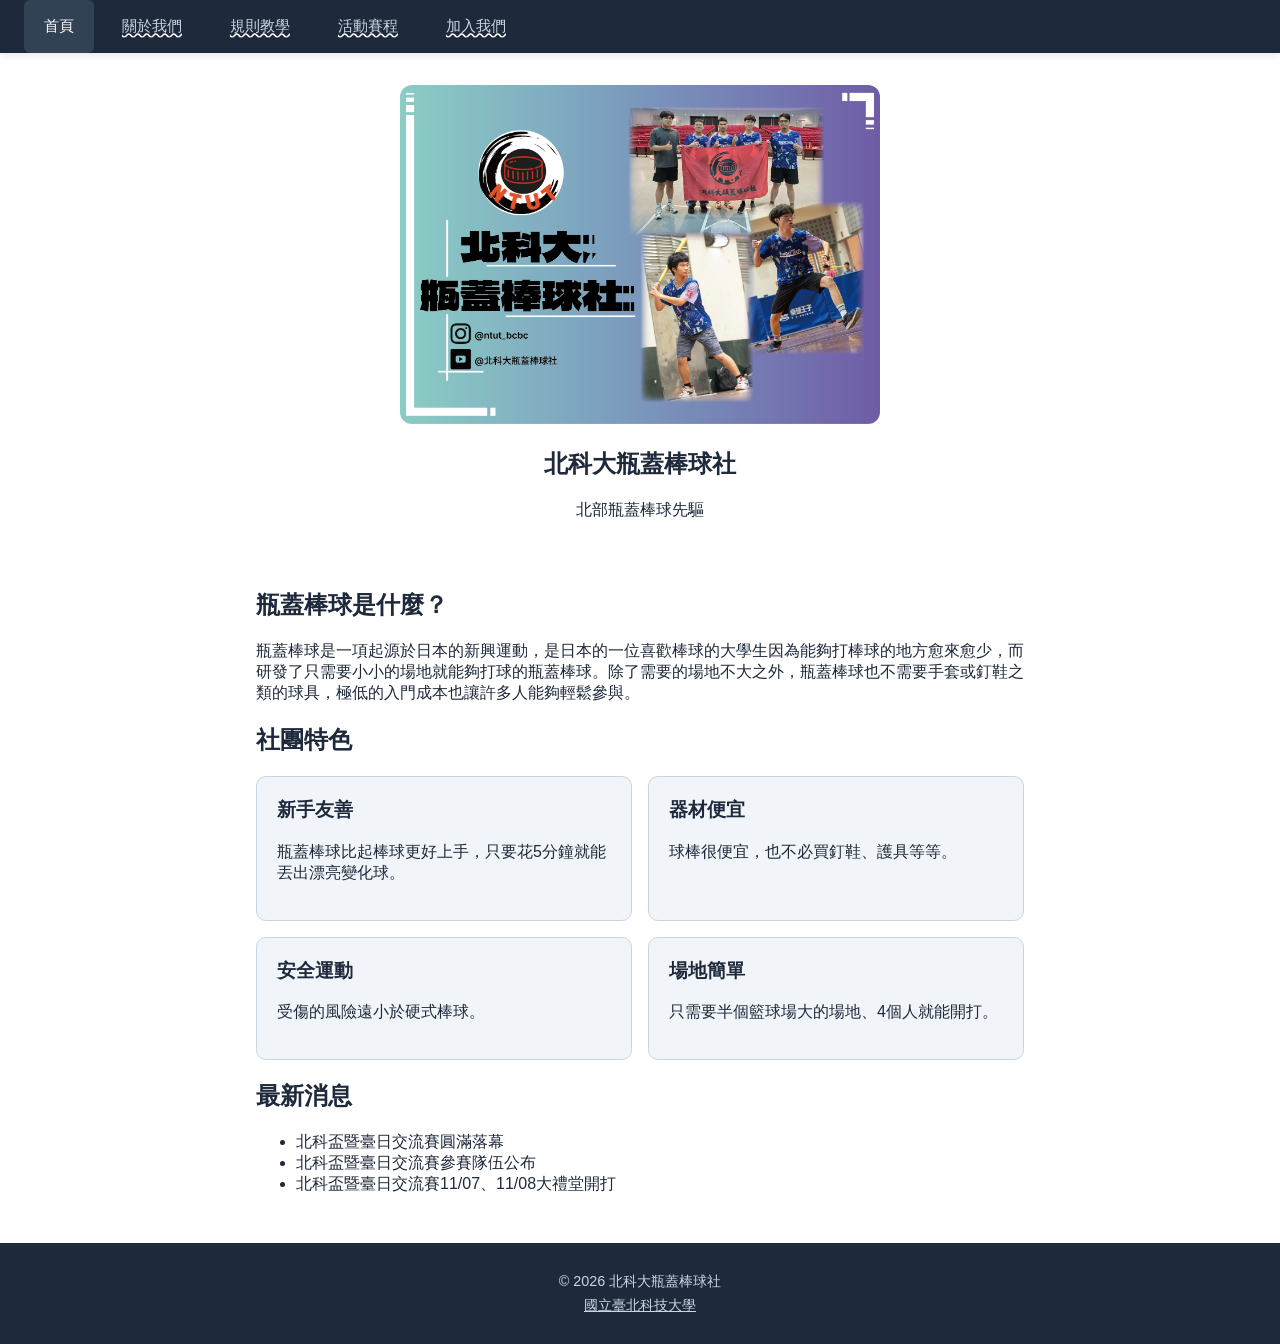
<file: index.html>
<!DOCTYPE html>
<html lang="zh-Hant">
<head>
  <meta charset="UTF-8">
  <meta name="viewport" content="width=device-width, initial-scale=1.0">
  <title>首頁 | 北科大瓶蓋棒球社</title>
  <link rel="stylesheet" href="css/style.css">
  <link rel="icon" type="image/png" href="favicon.png">
</head>
<body>

  <nav class="navbar" aria-label="主選單">
    <ul class="nav-list">
      <li class="nav-item"><a href="index.html" class="nav-link active" aria-current="page">首頁</a></li>
      <li class="nav-item"><a href="about.html" class="nav-link">關於我們</a></li>
      <li class="nav-item"><a href="rules.html" class="nav-link">規則教學</a></li>
      <li class="nav-item"><a href="schedule.html" class="nav-link">活動賽程</a></li>
      <li class="nav-item"><a href="join.html" class="nav-link">加入我們</a></li>
    </ul>
  </nav>

  <main class="page-content">

    <section class="hero">
      <img src="images/hero.png" alt="宣傳圖">
      <h1>北科大瓶蓋棒球社</h1>
      <p>北部瓶蓋棒球先驅</p>
    </section>

    <section class="intro">
      <h2>瓶蓋棒球是什麼？</h2>
      <p>瓶蓋棒球是一項起源於日本的新興運動，是日本的一位喜歡棒球的大學生因為能夠打棒球的地方愈來愈少，而研發了只需要小小的場地就能夠打球的瓶蓋棒球。除了需要的場地不大之外，瓶蓋棒球也不需要手套或釘鞋之類的球具，極低的入門成本也讓許多人能夠輕鬆參與。</p>
    </section>

    <section class="features">
      <h2>社團特色</h2>
      <div class="grid-2x2">
        <div class="grid-cell">
          <h3>新手友善</h3>
          <p>瓶蓋棒球比起棒球更好上手，只要花5分鐘就能丟出漂亮變化球。</p>
        </div>
        <div class="grid-cell">
          <h3>器材便宜</h3>
          <p>球棒很便宜，也不必買釘鞋、護具等等。</p>
        </div>
        <div class="grid-cell">
          <h3>安全運動</h3>
          <p>受傷的風險遠小於硬式棒球。</p>
        </div>
        <div class="grid-cell">
          <h3>場地簡單</h3>
          <p>只需要半個籃球場大的場地、4個人就能開打。</p>
        </div>
      </div>
    </section>

    <section class="news">
      <h2>最新消息</h2>
      <ul>
        <li>北科盃暨臺日交流賽圓滿落幕</li>
        <li>北科盃暨臺日交流賽參賽隊伍公布</li>
        <li>北科盃暨臺日交流賽11/07、11/08大禮堂開打</li>
      </ul>
    </section>

  </main>

  <footer class="site-footer">
    <p id="copyright"></p>
    <p>
      <a href="https://www.ntut.edu.tw/" target="_blank" rel="noopener">國立臺北科技大學</a>
    </p>
  </footer>

  <script src="js/script.js"></script>
</body>
</html>
</file>
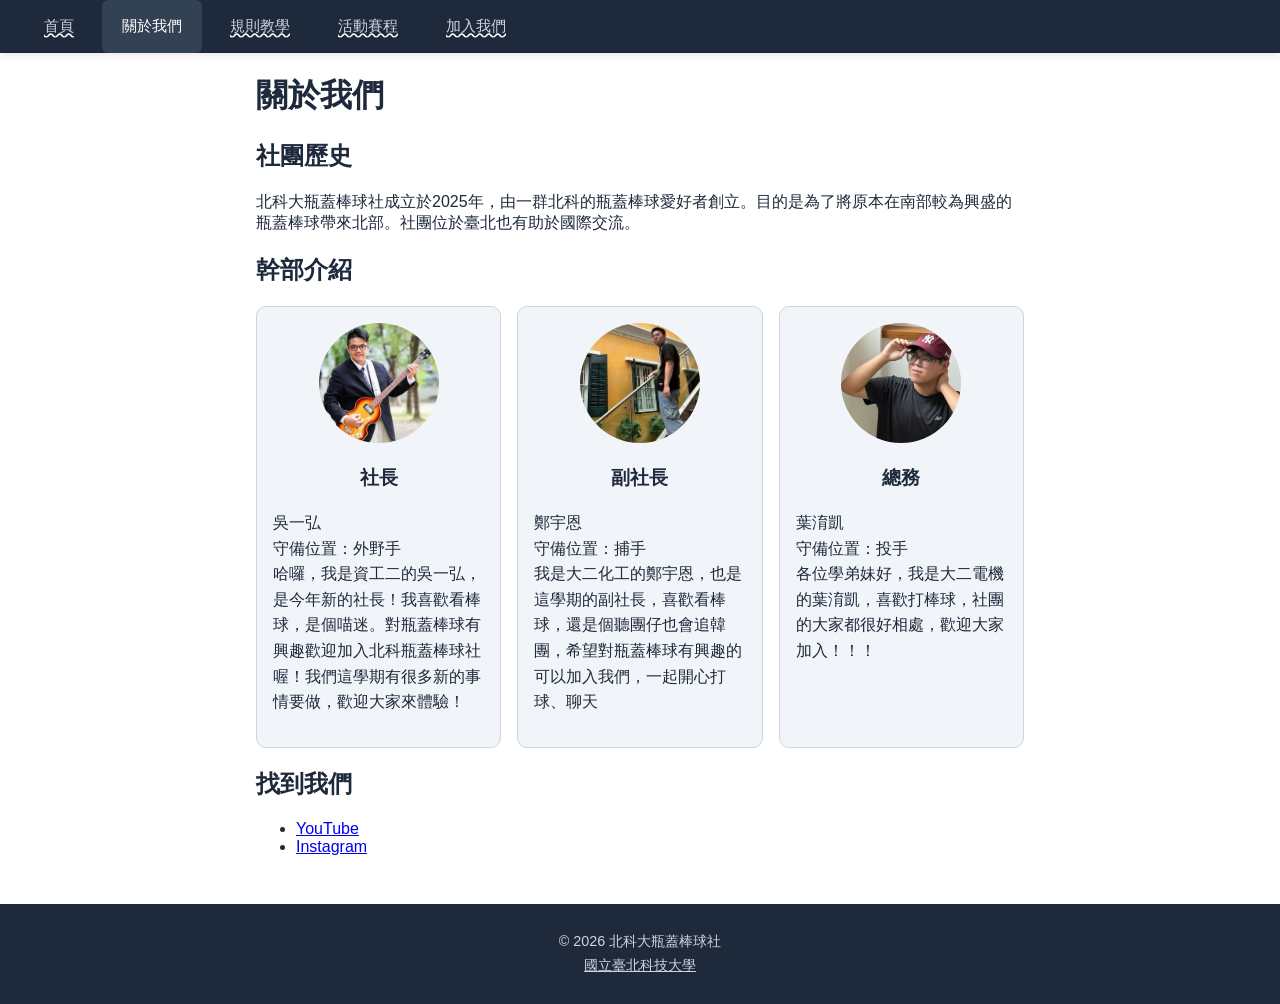
<file: about.html>
<!DOCTYPE html>
<html lang="zh-Hant">
<head>
  <meta charset="UTF-8">
  <meta name="viewport" content="width=device-width, initial-scale=1.0">
  <title>關於我們 | 北科大瓶蓋棒球社</title>
  <link rel="stylesheet" href="css/style.css">
  <link rel="icon" type="image/png" href="favicon.png">
</head>
<body>

  <nav class="navbar" aria-label="主選單">
    <ul class="nav-list">
      <li class="nav-item"><a href="index.html" class="nav-link">首頁</a></li>
      <li class="nav-item"><a href="about.html" class="nav-link active" aria-current="page">關於我們</a></li>
      <li class="nav-item"><a href="rules.html" class="nav-link">規則教學</a></li>
      <li class="nav-item"><a href="schedule.html" class="nav-link">活動賽程</a></li>
      <li class="nav-item"><a href="join.html" class="nav-link">加入我們</a></li>
    </ul>
  </nav>

  <main class="page-content">

    <h1>關於我們</h1>

    <section class="history">
      <h2>社團歷史</h2>
      <p>北科大瓶蓋棒球社成立於2025年，由一群北科的瓶蓋棒球愛好者創立。目的是為了將原本在南部較為興盛的瓶蓋棒球帶來北部。社團位於臺北也有助於國際交流。</p>
    </section>

    <section class="officers">
      <h2>幹部介紹</h2>
      <div class="officer-list">
        <div class="officer-card">
          <img src="images/officer-president.png" alt="社長照片">
          <h3>社長</h3>
          <p>吳一弘<br>守備位置：外野手<br>哈囉，我是資工二的吳一弘，是今年新的社長！我喜歡看棒球，是個喵迷。對瓶蓋棒球有興趣歡迎加入北科瓶蓋棒球社喔！我們這學期有很多新的事情要做，歡迎大家來體驗！</p>
        </div>
        <div class="officer-card">
          <img src="images/officer-vice.png" alt="副社長照片">
          <h3>副社長</h3>
          <p>鄭宇恩<br>守備位置：捕手<br>我是大二化工的鄭宇恩，也是這學期的副社長，喜歡看棒球，還是個聽團仔也會追韓團，希望對瓶蓋棒球有興趣的可以加入我們，一起開心打球、聊天</p>
        </div>
        <div class="officer-card">
          <img src="images/officer-treasurer.png" alt="總務照片">
          <h3>總務</h3>
          <p> 葉淯凱<br>守備位置：投手<br>各位學弟妹好，我是大二電機的葉淯凱，喜歡打棒球，社團的大家都很好相處，歡迎大家加入！！！</p>
        </div>
      </div>
    </section>

    <section class="links">
      <h2>找到我們</h2>
      <ul>
        <li><a href="https://www.youtube.com/@%E5%8C%97%E7%A7%91%E5%A4%A7%E7%93%B6%E8%93%8B%E6%A3%92%E7%90%83%E7%A4%BE" target="_blank" rel="noopener">YouTube</a></li>
        <li><a href="https://www.instagram.com/ntut_bcbc/" target="_blank" rel="noopener">Instagram</a></li>
      </ul>
    </section>

  </main>

  <footer class="site-footer">
    <p id="copyright"></p>
    <p>
      <a href="https://www.ntut.edu.tw/" target="_blank" rel="noopener">國立臺北科技大學</a>
    </p>
  </footer>

  <script src="js/script.js"></script>
</body>
</html>
</file>
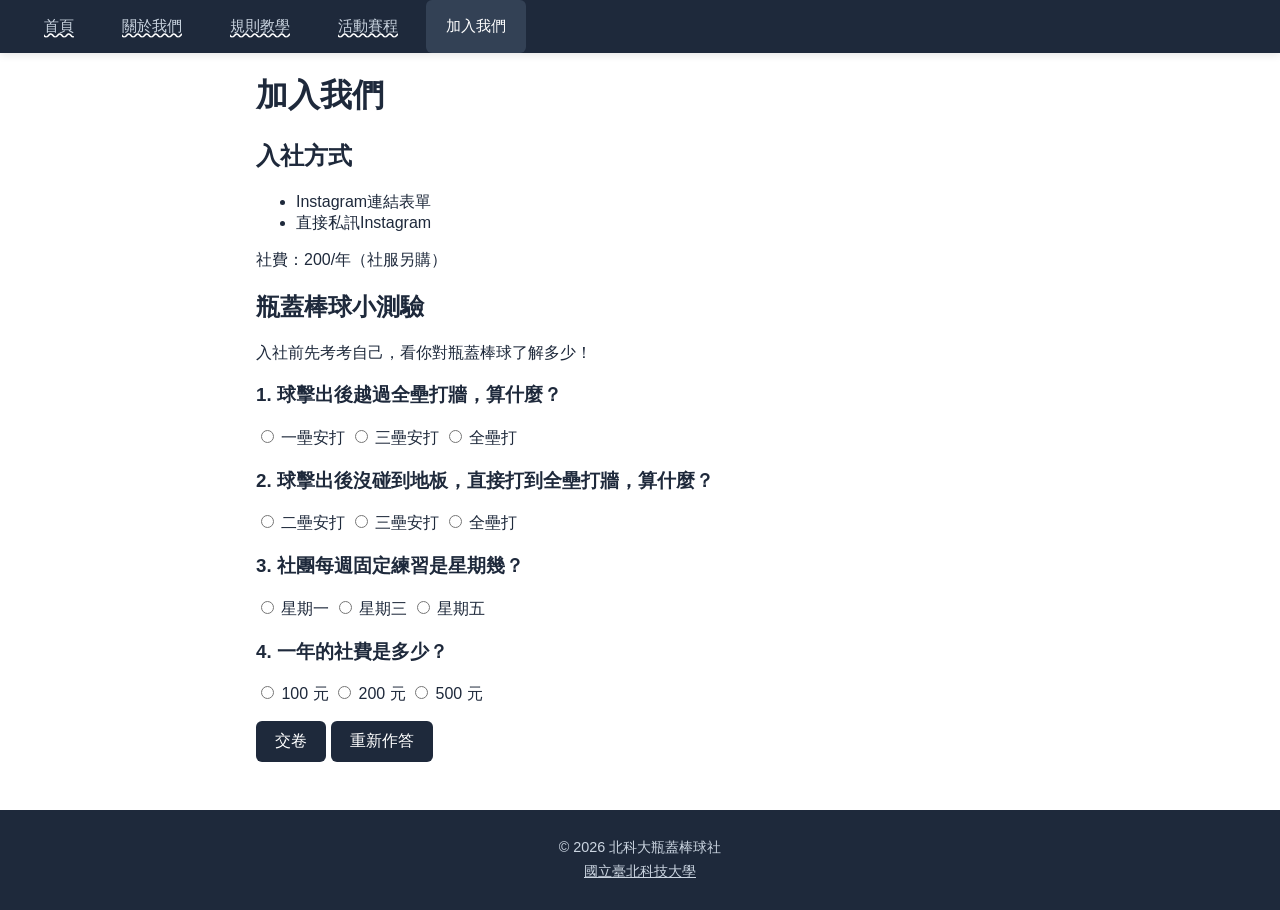
<file: join.html>
<!DOCTYPE html>
<html lang="zh-Hant">
<head>
  <meta charset="UTF-8">
  <meta name="viewport" content="width=device-width, initial-scale=1.0">
  <title>加入我們 | 北科大瓶蓋棒球社</title>
  <link rel="stylesheet" href="css/style.css">
  <link rel="icon" type="image/png" href="favicon.png">
</head>
<body>

  <nav class="navbar" aria-label="主選單">
    <ul class="nav-list">
      <li class="nav-item"><a href="index.html" class="nav-link">首頁</a></li>
      <li class="nav-item"><a href="about.html" class="nav-link">關於我們</a></li>
      <li class="nav-item"><a href="rules.html" class="nav-link">規則教學</a></li>
      <li class="nav-item"><a href="schedule.html" class="nav-link">活動賽程</a></li>
      <li class="nav-item"><a href="join.html" class="nav-link active" aria-current="page">加入我們</a></li>
    </ul>
  </nav>

  <main class="page-content">

    <h1>加入我們</h1>

    <section class="how-to-join">
      <h2>入社方式</h2>
      <ul>
        <li>Instagram連結表單</li>
        <li>直接私訊Instagram</li>
      </ul>
      <p>社費：200/年（社服另購）</p>
    </section>

    <section class="quiz">
      <h2>瓶蓋棒球小測驗</h2>
      <p>入社前先考考自己，看你對瓶蓋棒球了解多少！</p>

      <div class="quiz-question" data-answer="c">
        <h3>1. 球擊出後越過全壘打牆，算什麼？</h3>
        <label><input type="radio" name="q1" value="a"> 一壘安打</label>
        <label><input type="radio" name="q1" value="b"> 三壘安打</label>
        <label><input type="radio" name="q1" value="c"> 全壘打</label>
        <p class="quiz-feedback"></p>
      </div>

      <div class="quiz-question" data-answer="b">
        <h3>2. 球擊出後沒碰到地板，直接打到全壘打牆，算什麼？</h3>
        <label><input type="radio" name="q2" value="a"> 二壘安打</label>
        <label><input type="radio" name="q2" value="b"> 三壘安打</label>
        <label><input type="radio" name="q2" value="c"> 全壘打</label>
        <p class="quiz-feedback"></p>
      </div>

      <div class="quiz-question" data-answer="a">
        <h3>3. 社團每週固定練習是星期幾？</h3>
        <label><input type="radio" name="q3" value="a"> 星期一</label>
        <label><input type="radio" name="q3" value="b"> 星期三</label>
        <label><input type="radio" name="q3" value="c"> 星期五</label>
        <p class="quiz-feedback"></p>
      </div>

      <div class="quiz-question" data-answer="b">
        <h3>4. 一年的社費是多少？</h3>
        <label><input type="radio" name="q4" value="a"> 100 元</label>
        <label><input type="radio" name="q4" value="b"> 200 元</label>
        <label><input type="radio" name="q4" value="c"> 500 元</label>
        <p class="quiz-feedback"></p>
      </div>

      <button type="button" id="quiz-submit">交卷</button>
      <button type="button" id="quiz-reset">重新作答</button>
      <p id="quiz-result"></p>
    </section>

  </main>

  <footer class="site-footer">
    <p id="copyright"></p>
    <p>
      <a href="https://www.ntut.edu.tw/" target="_blank" rel="noopener">國立臺北科技大學</a>
    </p>
  </footer>

  <script src="js/script.js"></script>
</body>
</html>
</file>
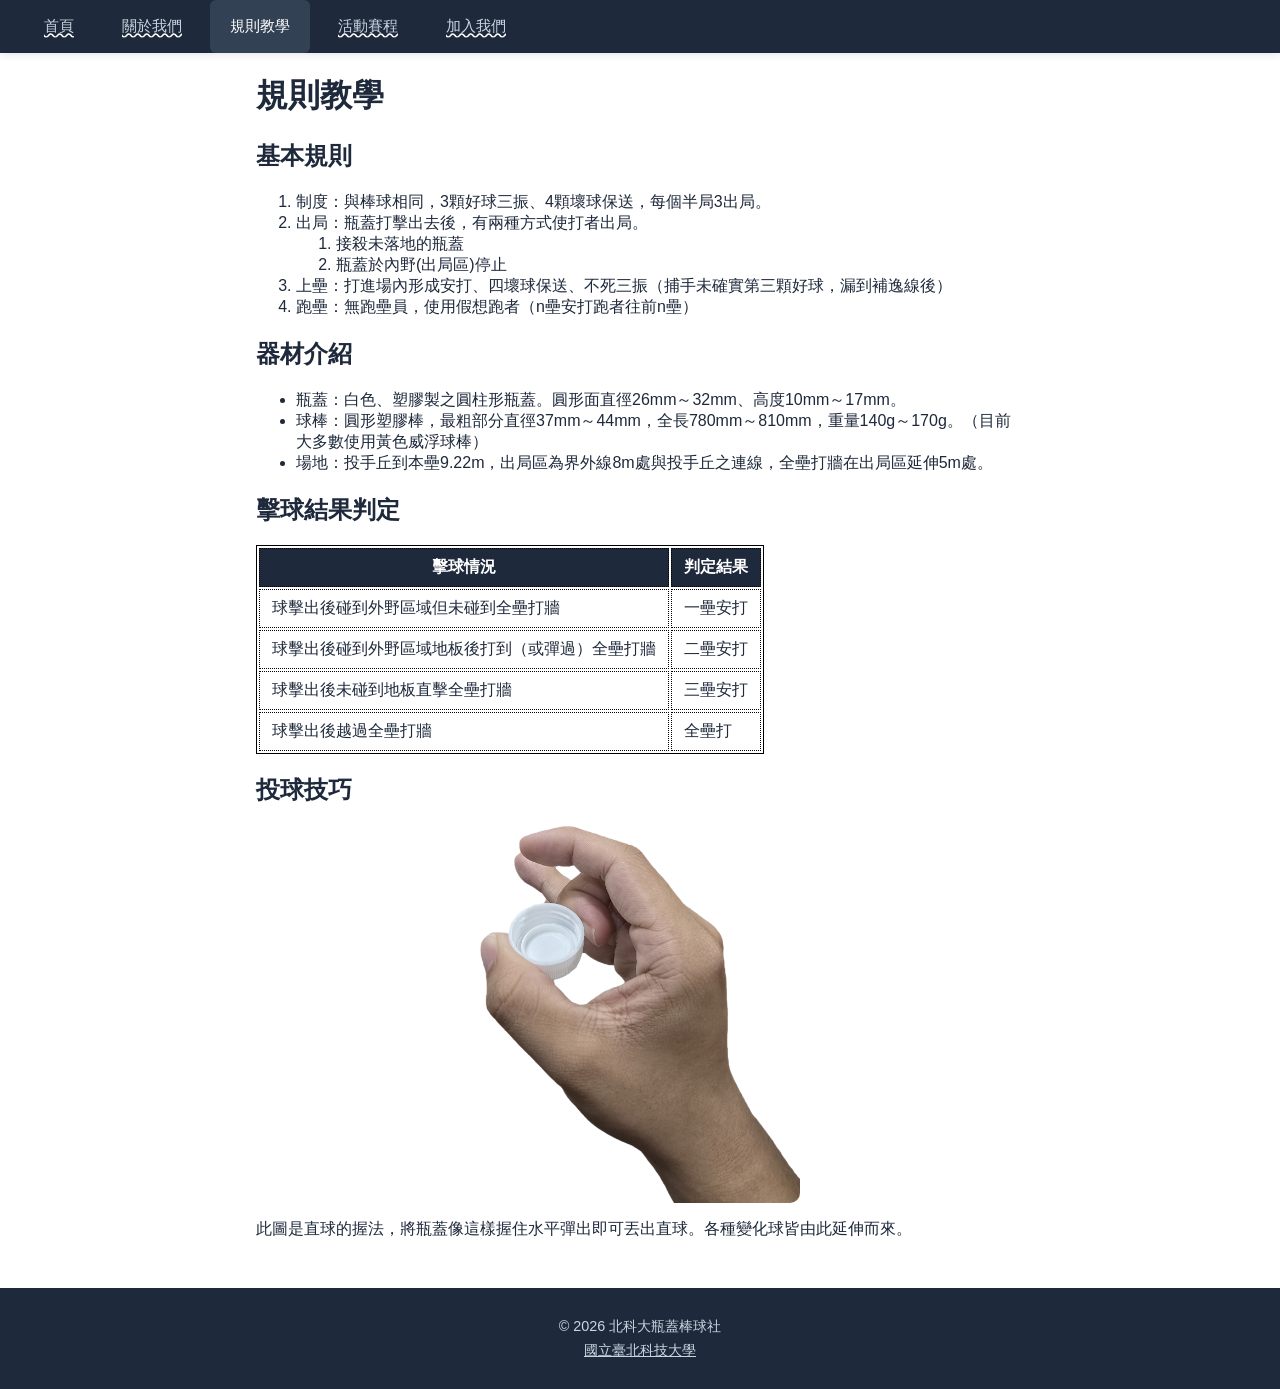
<file: rules.html>
<!DOCTYPE html>
<html lang="zh-Hant">
<head>
  <meta charset="UTF-8">
  <meta name="viewport" content="width=device-width, initial-scale=1.0">
  <title>規則教學 | 北科大瓶蓋棒球社</title>
  <link rel="stylesheet" href="css/style.css">
  <link rel="icon" type="image/png" href="favicon.png">
</head>
<body>

  <nav class="navbar" aria-label="主選單">
    <ul class="nav-list">
      <li class="nav-item"><a href="index.html" class="nav-link">首頁</a></li>
      <li class="nav-item"><a href="about.html" class="nav-link">關於我們</a></li>
      <li class="nav-item"><a href="rules.html" class="nav-link active" aria-current="page">規則教學</a></li>
      <li class="nav-item"><a href="schedule.html" class="nav-link">活動賽程</a></li>
      <li class="nav-item"><a href="join.html" class="nav-link">加入我們</a></li>
    </ul>
  </nav>

  <main class="page-content">

    <h1>規則教學</h1>

    <section class="basic-rules">
      <h2>基本規則</h2>
      <ol>
        <li>制度：與棒球相同，3顆好球三振、4顆壞球保送，每個半局3出局。</li>
        <li>出局：瓶蓋打擊出去後，有兩種方式使打者出局。
          <ol>
            <li>接殺未落地的瓶蓋</li>
            <li>瓶蓋於內野(出局區)停止</li>
          </ol>
        </li>
        <li>上壘：打進場內形成安打、四壞球保送、不死三振（捕手未確實第三顆好球，漏到補逸線後）</li>
        <li>跑壘：無跑壘員，使用假想跑者（n壘安打跑者往前n壘）</li>
      </ol>
    </section>

    <section class="equipment">
      <h2>器材介紹</h2>
      <ul>
        <li>瓶蓋：白色、塑膠製之圓柱形瓶蓋。圓形面直徑26mm～32mm、高度10mm～17mm。</li>
        <li>球棒：圓形塑膠棒，最粗部分直徑37mm～44mm，全長780mm～810mm，重量140g～170g。（目前大多數使用黃色威浮球棒）</li>
        <li>場地：投手丘到本壘9.22m，出局區為界外線8m處與投手丘之連線，全壘打牆在出局區延伸5m處。</li>
      </ul>
    </section>

    <section class="hit-table">
      <h2>擊球結果判定</h2>
      <table>
        <thead>
          <tr>
            <th>擊球情況</th>
            <th>判定結果</th>
          </tr>
        </thead>
        <tbody>
          <tr>
            <td>球擊出後碰到外野區域但未碰到全壘打牆</td>
            <td>一壘安打</td>
          </tr>
          <tr>
            <td>球擊出後碰到外野區域地板後打到（或彈過）全壘打牆</td>
            <td>二壘安打</td>
          </tr>
          <tr>
            <td>球擊出後未碰到地板直擊全壘打牆</td>
            <td>三壘安打</td>
          </tr>
          <tr>
            <td>球擊出後越過全壘打牆</td>
            <td>全壘打</td>
          </tr>
        </tbody>
      </table>
    </section>

    <section class="pitching">
      <h2>投球技巧</h2>
      <img src="images/pitch-grip.png" alt="投瓶蓋的手指握法示意">
      <p>此圖是直球的握法，將瓶蓋像這樣握住水平彈出即可丟出直球。各種變化球皆由此延伸而來。</p>
    </section>

  </main>

  <footer class="site-footer">
    <p id="copyright"></p>
    <p>
      <a href="https://www.ntut.edu.tw/" target="_blank" rel="noopener">國立臺北科技大學</a>
    </p>
  </footer>

  <script src="js/script.js"></script>
</body>
</html>
</file>
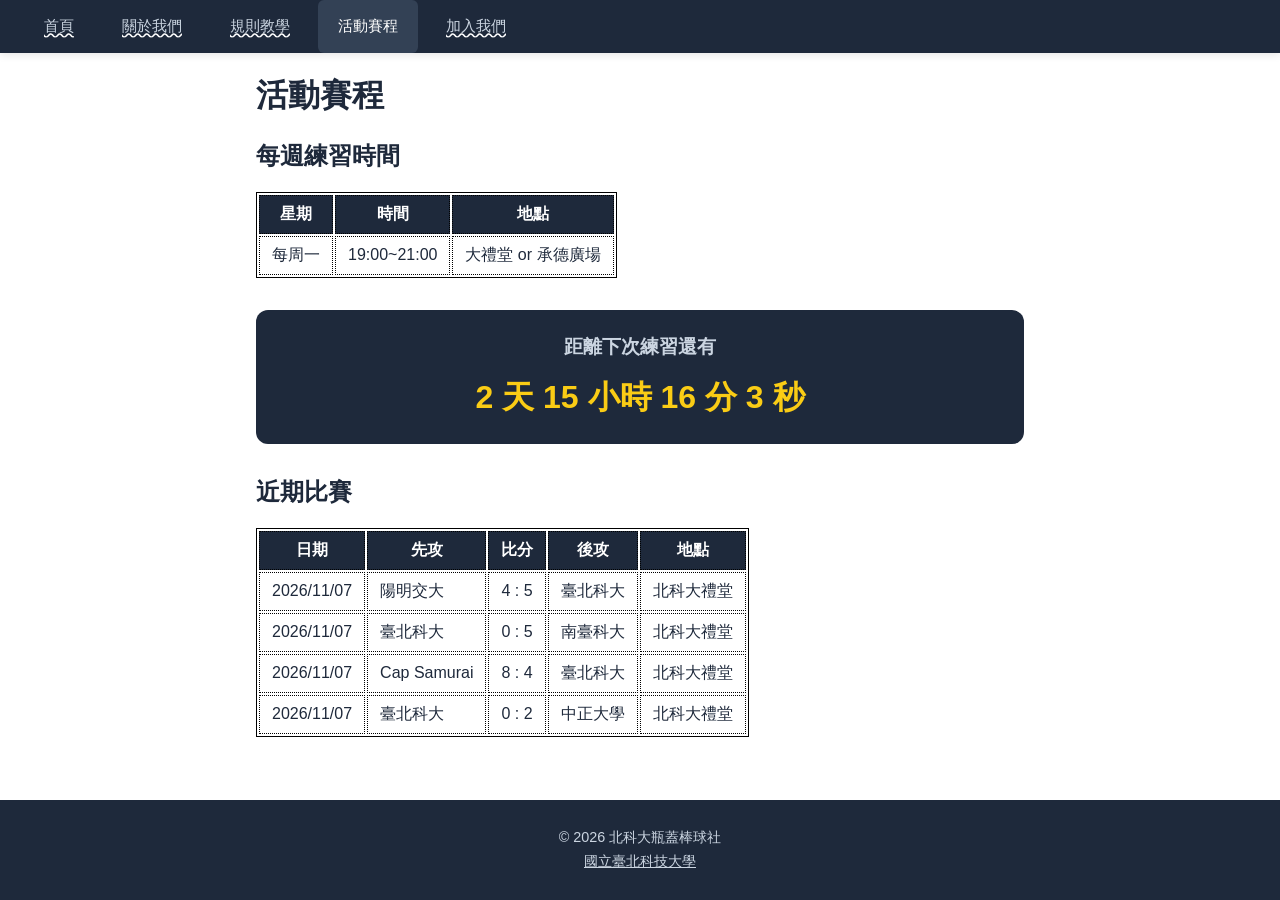
<file: schedule.html>
<!DOCTYPE html>
<html lang="zh-Hant">
<head>
  <meta charset="UTF-8">
  <meta name="viewport" content="width=device-width, initial-scale=1.0">
  <title>活動賽程 | 北科大瓶蓋棒球社</title>
  <link rel="stylesheet" href="css/style.css">
  <link rel="icon" type="image/png" href="favicon.png">
</head>
<body>

  <nav class="navbar" aria-label="主選單">
    <ul class="nav-list">
      <li class="nav-item"><a href="index.html" class="nav-link">首頁</a></li>
      <li class="nav-item"><a href="about.html" class="nav-link">關於我們</a></li>
      <li class="nav-item"><a href="rules.html" class="nav-link">規則教學</a></li>
      <li class="nav-item"><a href="schedule.html" class="nav-link active" aria-current="page">活動賽程</a></li>
      <li class="nav-item"><a href="join.html" class="nav-link">加入我們</a></li>
    </ul>
  </nav>

  <main class="page-content">

    <h1>活動賽程</h1>

    <section class="practice-table">
      <h2>每週練習時間</h2>
      <table>
        <thead>
          <tr>
            <th>星期</th>
            <th>時間</th>
            <th>地點</th>
          </tr>
        </thead>
        <tbody>
          <tr>
            <td>每周一</td>
            <td>19:00~21:00</td>
            <td>大禮堂 or 承德廣場</td>
          </tr>
        </tbody>
      </table>
    </section>

    <section class="countdown">
      <h2>距離下次練習還有</h2>
      <p id="countdown-display">--</p>
    </section>

    <section class="upcoming">
      <h2>近期比賽</h2>
      <table>
        <thead>
          <tr>
            <th>日期</th>
            <th>先攻</th>
            <th>比分</th>
            <th>後攻</th>
            <th>地點</th>
          </tr>
        </thead>
        <tbody>
          <tr>
            <td>2026/11/07</td>
            <td>陽明交大</td>
            <td>4 : 5</td>
            <td>臺北科大</td>
            <td>北科大禮堂</td>
          </tr>
          <tr>
            <td>2026/11/07</td>
            <td>臺北科大</td>
            <td>0 : 5</td>
            <td>南臺科大</td>
            <td>北科大禮堂</td>
          </tr>
          <tr>
            <td>2026/11/07</td>
            <td>Cap Samurai</td>
            <td>8 : 4</td>
            <td>臺北科大</td>
            <td>北科大禮堂</td>
          </tr>
          <tr>
            <td>2026/11/07</td>
            <td>臺北科大</td>
            <td>0 : 2</td>
            <td>中正大學</td>
            <td>北科大禮堂</td>
          </tr>
        </tbody>
      </table>
    </section>

  </main>

  <footer class="site-footer">
    <p id="copyright"></p>
    <p>
      <a href="https://www.ntut.edu.tw/" target="_blank" rel="noopener">國立臺北科技大學</a>
    </p>
  </footer>

  <script src="js/script.js"></script>
</body>
</html>
</file>
<file: css/style.css>
body {
    margin: 0;
    background-color: #ffffff;
    color: #1e293b;
    font-family: sans-serif;
    display: flex;
    flex-direction: column;
    min-height: 100vh;
}

.navbar {
    background-color: #1e293b;
    padding: 0 1.5rem;
    box-shadow: 0 2px 8px rgba(0, 0, 0, 0.1);
}

.nav-list {
    list-style-type: none;
    margin: 0;
    padding: 0;
    display: flex;
    align-items: center;
    gap: 0.5rem;
}

.nav-list .nav-right {
    margin-left: auto;
}

.nav-link {
    display: block;
    color: #cbd5e1;
    padding: 1rem 1.25rem;
    font-weight: 500;
    font-size: 0.95rem;
    border-radius: 6px;
    transition: all 0.2s ease-in-out;
    text-decoration: underline wavy #fff;
}

.nav-link:hover {
    color: #ffffff;
    background-color: #334155;
}

.nav-link:active {
    color: #ffffff;
    background-color: #3b82f6; 
}

.nav-link.active {
    color: #ffffff;
    background-color: #334155;
    text-decoration: none;
}

.page-content {
    flex: 1;
    width: 100%;
    max-width: 800px;
    margin: 0 auto;
    padding: 0 1rem 2rem;
    box-sizing: border-box;
}

.hero {
    text-align: center;
    padding: 2rem 1rem;
}

.hero img {
    width: 100%;
    max-width: 480px;
    height: auto;
    border-radius: 12px;
}

.grid-2x2 {
    display: grid;
    grid-template-columns: 1fr 1fr;
    grid-template-rows: auto auto;
    gap: 1rem;
}

.grid-cell {
    background-color: #f1f5f9;
    border: 1px solid #cbd5e1;
    border-radius: 10px;
    padding: 1.25rem;
    transition: transform 0.2s, box-shadow 0.2s;
}

.grid-cell:hover {
    transform: translateY(-4px);
    box-shadow: 0 6px 16px rgba(0, 0, 0, 0.15);
}

.grid-cell h3 {
    margin-top: 0;
    color: #1e293b;
}

.countdown {
    margin: 2rem 0;
    padding: 1.5rem 1rem;
    text-align: center;
    background-color: #1e293b;
    color: #ffffff;
    border-radius: 12px;
}

.countdown h2 {
    margin-top: 0;
    color: #cbd5e1;
    font-size: 1.2rem;
}

#countdown-display {
    margin: 0;
    font-size: 2rem;
    font-weight: bold;
    color: #facc15;
}

.site-footer {
    background-color: #1e293b;
    color: #cbd5e1;
    text-align: center;
    padding: 1.5rem 1rem;
    font-size: 0.9rem;
}

.site-footer p {
    margin: 0.3rem 0;
}

.site-footer a {
    color: #cbd5e1;
}

.site-footer a:hover {
    color: #ffffff;
}

.pitching img {
    display: block;
    width: 100%;
    max-width: 320px;
    height: auto;
    margin: 0 auto;
    border-radius: 10px;
}

.officer-list {
    display: flex;
    flex-wrap: wrap;
    gap: 1rem;
}

.officer-card {
    flex: 1;
    min-width: 200px;
    background-color: #f1f5f9;
    border: 1px solid #cbd5e1;
    border-radius: 10px;
    padding: 1rem;
    text-align: center;
}

.officer-card img {
    width: 120px;
    height: 120px;
    object-fit: cover;
    border-radius: 50%;
}

.officer-card p {
    text-align: left;
    line-height: 1.6;
}

table {
    border: 1px solid #000;
}

th, td {
  border: 1px dotted #000;
  padding: 8px 12px;
}

thead {
    background-color: #1e293b;
    color: #ffffff;
}

button {
    background-color: #1e293b;
    color: #ffffff;
    border: none;
    border-radius: 6px;
    padding: 0.6rem 1.2rem;
    font-size: 1rem;
    cursor: pointer;
    transition: background-color 0.2s;
}

button:hover {
    background-color: #3b82f6;
}

.correct {
    color: green;
}

.wrong {
    color: red;
}

@media (max-width: 600px) {
    .nav-list {
        flex-direction: column;
        align-items: stretch;
        padding: 0.5rem 0;
    }

    .nav-list .nav-right {
        margin-left: 0;
    }

    .nav-link {
        padding: 0.75rem 1rem;
    }

    .grid-2x2 {
        gap: 0.5rem;
    }

    .grid-cell {
        padding: 0.75rem;
    }

    #countdown-display {
        font-size: 1.4rem;
    }
}
</file>
